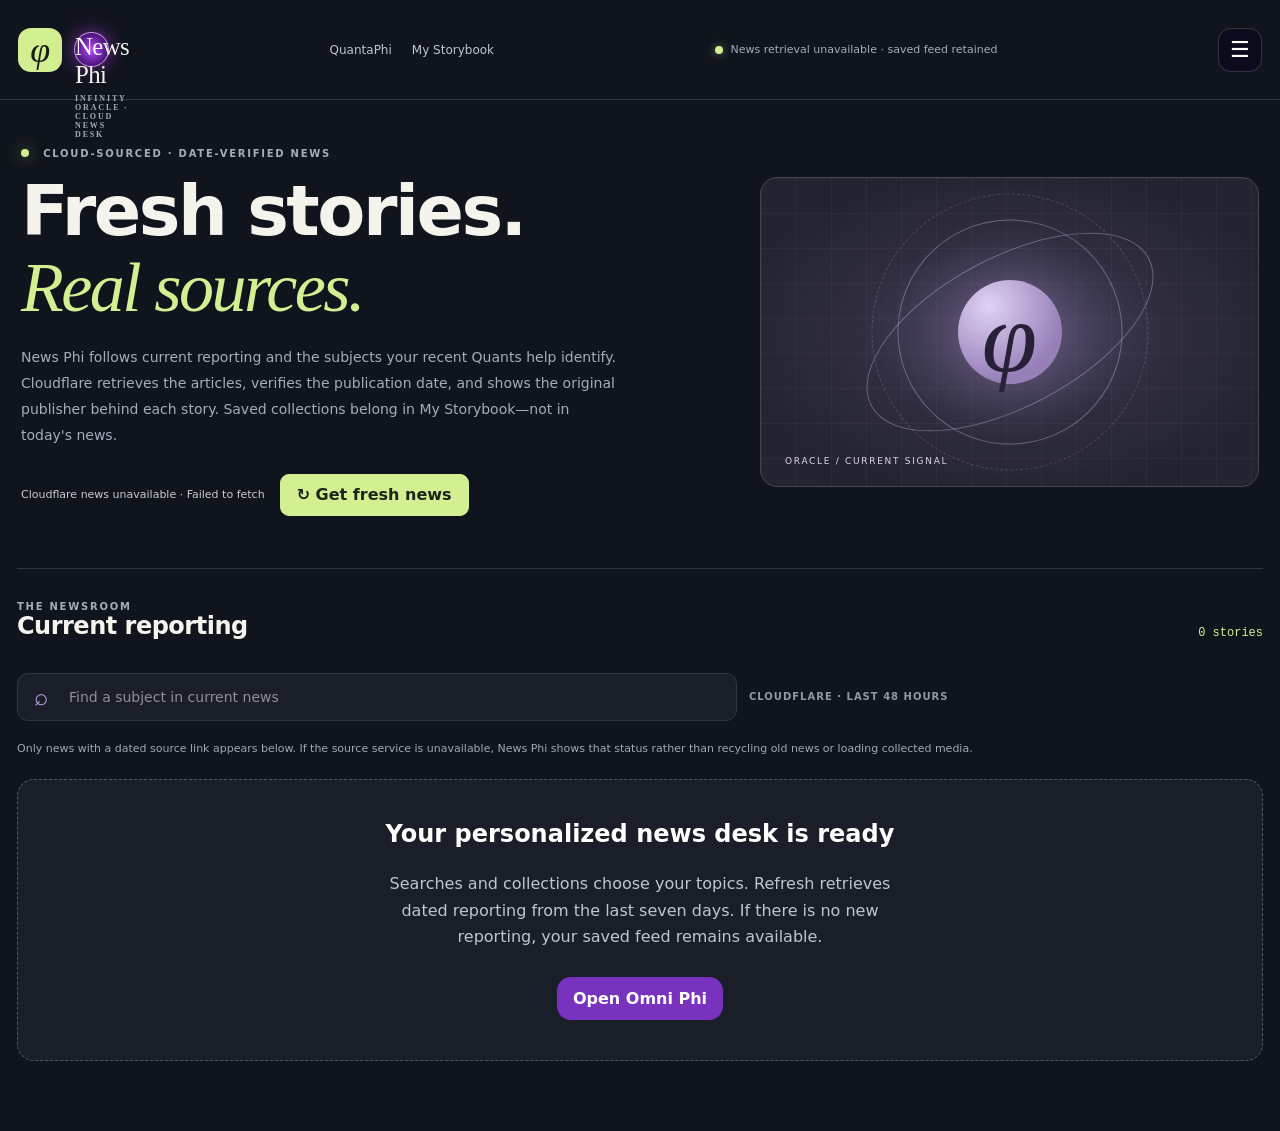
<file: index.html>
<!doctype html>
<html lang="en"><head><meta charset="utf-8"><meta name="viewport" content="width=device-width,initial-scale=1,viewport-fit=cover">
<title>News Phi · Infinity Oracle</title>
<meta name="description" content="Fresh source-backed reporting served from the News Phi Cloudflare news desk, researched from current headlines and your recent Quant interests.">
<meta name="theme-color" content="#10141d">
<link rel="canonical" href="https://quantaphi.org/news-phi/">
<meta property="og:type" content="website"><meta property="og:title" content="News Phi · Infinity Oracle">
<meta property="og:description" content="Fresh original-source headlines from the Cloudflare news desk. Never an old Quant archive.">
<meta property="og:url" content="https://quantaphi.org/news-phi/">
<meta name="twitter:card" content="summary">
<link rel="manifest" href="manifest.webmanifest">
<link rel="stylesheet" href="styles.css?v=20261008-oracle9">
<link rel="stylesheet" href="oracle-news.css?v=20261008-oracle9">
</head><body>
<header class="topbar oracle-header">
 <a class="brand" href="/news-phi/" aria-label="News Phi home"><span class="oracle-mark">φ</span><span class="oracle-brand">News Phi<small>INFINITY ORACLE · CLOUD NEWS DESK</small></span></a>
 <nav class="oracle-nav"><a href="/">QuantaPhi</a><a href="/storybook/">My Storybook</a></nav>
 <div class="sync-state"><i></i><span id="syncLabel">Contacting Cloudflare…</span></div>
</header>
<main class="shell">
 <section class="feed-head oracle-hero">
  <div class="oracle-intro">
   <p class="eyebrow"><span class="green-dot"></span> CLOUD-SOURCED · DATE-VERIFIED NEWS</p>
   <h1>Fresh stories.<br><em>Real sources.</em></h1>
   <p class="intro">News Phi follows current reporting and the subjects your recent Quants help identify. Cloudflare retrieves the articles, verifies the publication date, and shows the original publisher behind each story. Saved collections belong in My Storybook—not in today's news.</p>
   <div class="oracle-status"><span id="newsCloudStatus" role="status">Checking dated articles at Cloudflare…</span><button type="button" class="refresh" id="cloudRefresh">↻ Get fresh news</button></div>
  </div>
  <div class="oracle-art" aria-hidden="true"><span class="news-orbit orb-one"></span><span class="news-orbit orb-two"></span><span class="news-orbit orb-three"></span><span class="news-art-core">φ</span><small>ORACLE / CURRENT SIGNAL</small></div>
 </section>
 <section class="desk-panel" aria-label="Current headlines">
  <div class="feed-title"><div><p class="eyebrow">THE NEWSROOM</p><h2>Current reporting</h2></div><span id="cardCount" class="card-count">0 current stories</span></div>
  <div class="feed-tools"><label class="feed-search" for="feedSearch"><span aria-hidden="true">⌕</span><input id="feedSearch" placeholder="Find a subject in current news" autocomplete="off" type="search"></label><span class="cloud-verify">CLOUDFLARE · LAST 48 HOURS</span></div>
  <p class="source-policy">Only news with a dated source link appears below. If the source service is unavailable, News Phi shows that status rather than recycling old news or loading collected media.</p>
  <section class="feed" id="feed" aria-live="polite"><div class="loading-card">Checking live news publishers at Cloudflare…</div></section>
 </section>
</main>
<dialog class="story-dialog" id="storyDialog"><button class="dialog-close" id="closeStory" type="button" aria-label="Close story">×</button><article id="storyContent"></article></dialog>
<script src="tracking.js?v=20260913-click1"></script>
<script src="https://www-infinity4.github.io/Control-Phi/control-phi.js?v=20260914-wallet1" onerror="this.onerror=null;this.src='https://www-infinity4.github.io/News-Phi/control-phi.js?v=20260914-wallet1'"></script>
<script src="https://www-infinity4.github.io/TV-Database/js/auth.js?v=20260929-news1"></script>
<script>window.STARQUEST_LEDGER_CONFIG=window.STARQUEST_LEDGER_CONFIG||{endpoint:"https://starquest-ledger.marvaseater.workers.dev"};</script>
<script src="https://www-infinity4.github.io/TV-Database/js/starquest-cloud-ledger.js?v=20260929-news2"></script>
<script src="https://www-infinity4.github.io/QuantaPhi/cloud-wallet-client.js?v=20261003-device-recovery3"></script>
<script>try{localStorage.setItem('newsPhi:monitorCards:v1','[]')}catch(_){/* no old news during cloud startup */}</script>
<script src="news-phi-core.js?v=20261008-oracle9"></script>
<script src="news-phi-cloud.js?v=20261008-oracle9"></script>
</body></html>
</file>
<file: styles.css>
:root {
  color-scheme: dark;
  --bg:#06040d;
  --ink:#fffaf4;
  --muted:#b9afc4;
  --orange:#ff8c32;
  --gold:#ffc76d;
  --violet:#9a50ff;
  --panel:rgba(17,10,28,.9);
  font-family:Inter,ui-sans-serif,system-ui,-apple-system,BlinkMacSystemFont,"Segoe UI",sans-serif;
}
*{box-sizing:border-box}
html{min-height:100%;background:var(--bg);scroll-behavior:smooth}
body{min-height:100vh;margin:0;color:var(--ink);background:radial-gradient(circle at 82% 4%,rgba(129,39,213,.2),transparent 28rem),radial-gradient(circle at 7% 30%,rgba(255,106,34,.11),transparent 24rem),linear-gradient(180deg,#090514,#05030a 46%,#080410)}
body::before{content:"";position:fixed;inset:0;pointer-events:none;opacity:.28;background-image:radial-gradient(circle at 15% 20%,#fff 0 1px,transparent 1.4px),radial-gradient(circle at 70% 12%,#ad7cff 0 1px,transparent 1.3px),radial-gradient(circle at 82% 64%,#ff9b58 0 1px,transparent 1.3px);background-size:210px 250px,280px 310px,330px 360px;z-index:-1}
button,input{font:inherit}
.sr-only{position:absolute!important;width:1px!important;height:1px!important;padding:0!important;margin:-1px!important;overflow:hidden!important;clip:rect(0,0,0,0)!important;white-space:nowrap!important;border:0!important}
.topbar{position:sticky;top:0;z-index:20;min-height:72px;padding:max(10px,env(safe-area-inset-top)) max(14px,4vw) 10px;display:grid;grid-template-columns:auto 1fr auto;align-items:center;gap:14px;background:rgba(6,4,13,.82);border-bottom:1px solid rgba(255,255,255,.08);backdrop-filter:blur(18px) saturate(1.25)}
.brand{display:flex;align-items:center;gap:7px;color:white;text-decoration:none}.brand strong{font-size:1.05rem;letter-spacing:.3em}.brand span{display:grid;place-items:center;width:35px;height:35px;border:1px solid rgba(240,189,255,.75);border-radius:50%;background:radial-gradient(circle,#b34cff,#481378 70%);box-shadow:0 0 18px rgba(194,67,255,.55);font:1.55rem Georgia,serif}
.sync-state{justify-self:center;display:flex;align-items:center;gap:8px;color:#c6bdcf;font-size:.78rem}.sync-state i{width:8px;height:8px;border-radius:50%;background:#64e6a4;box-shadow:0 0 11px #48e699}
.refresh{min-height:40px;padding:0 13px;border:1px solid rgba(255,169,91,.35);border-radius:13px;color:white;background:rgba(113,45,5,.25);font-weight:760}
.shell{width:min(1040px,calc(100% - 22px));margin:0 auto;padding-bottom:70px}
.feed-head{padding:clamp(36px,8vw,88px) 4px 30px}.eyebrow{margin:0;color:var(--gold);font-size:.72rem;font-weight:850;letter-spacing:.23em;text-transform:uppercase}.feed-head h1{max-width:900px;margin:12px 0 17px;font-family:Georgia,"Times New Roman",serif;font-size:clamp(2.8rem,10vw,7rem);font-weight:400;line-height:.88;letter-spacing:-.045em}.feed-head h1 em{color:#c68aff;font-weight:400}.intro{max-width:680px;margin:0;color:#c8bfce;font-size:clamp(1rem,2.6vw,1.18rem);line-height:1.7}
.feed-tools{position:sticky;top:72px;z-index:10;margin:0 0 18px;padding:10px 0;display:flex;align-items:center;gap:12px;background:linear-gradient(180deg,rgba(6,4,13,.98),rgba(6,4,13,.82) 80%,transparent)}
.feed-search{min-height:54px;flex:1;padding:0 16px;display:grid;grid-template-columns:24px 1fr;align-items:center;gap:10px;border:1px solid rgba(197,127,255,.32);border-radius:18px;background:rgba(17,10,31,.9);box-shadow:inset 0 1px 0 rgba(255,255,255,.05)}.feed-search svg{width:23px;color:#d6bcff}.feed-search input{min-width:0;border:0;outline:0;color:white;background:transparent;font-size:1rem}.feed-search input::placeholder{color:#948b9f}.card-count{white-space:nowrap;color:#b9afc3;font-size:.82rem}
.feed{display:grid;gap:18px}.news-card{overflow:hidden;border:1px solid rgba(255,145,52,.5);border-radius:27px;background:linear-gradient(145deg,rgba(71,27,5,.84),rgba(18,11,31,.95) 58%);box-shadow:0 24px 65px rgba(0,0,0,.35),inset 0 1px 0 rgba(255,219,171,.08);transition:opacity .18s ease,border-color .18s ease}.news-card.is-enriching{opacity:.78;border-color:rgba(198,138,255,.58)}.news-card.is-enriching .card-body::after{content:"Building source-backed context…";display:block;margin-top:14px;color:#cdb7dc;font-size:.78rem;letter-spacing:.08em;text-transform:uppercase}
.card-grid{display:grid;grid-template-columns:minmax(240px,.78fr) minmax(0,1.22fr)}.card-image{width:100%;height:100%;min-height:320px;object-fit:cover;background:#100a19}.card-image.fallback{display:grid;place-items:center;background:radial-gradient(circle at 50% 45%,rgba(221,78,255,.45),transparent 23%),linear-gradient(145deg,#210b37,#07182e)}.card-image.fallback span{font:6rem Georgia,serif;text-shadow:0 0 35px #c14cff}
.card-body{padding:clamp(22px,4vw,38px)}.card-meta{display:flex;flex-wrap:wrap;gap:8px;align-items:center;color:#ffbb7b;font-size:.7rem;font-weight:800;letter-spacing:.1em;text-transform:uppercase}.card-meta span+span::before{content:"•";margin-right:8px;color:#866e7e}.card-body h2{margin:9px 0 12px;font-family:Georgia,"Times New Roman",serif;font-size:clamp(1.8rem,4.8vw,3.3rem);font-weight:400;line-height:1.02}.card-excerpt{margin:0;color:#eee4df;font-size:clamp(1rem,2.4vw,1.14rem);line-height:1.72}.card-actions{display:flex;flex-wrap:wrap;gap:9px;margin-top:22px}.card-actions button,.card-actions a{min-height:44px;padding:11px 15px;border:1px solid rgba(255,169,88,.45);border-radius:14px;color:white;background:rgba(116,51,8,.28);text-decoration:none;font-weight:800}.card-actions .full{background:linear-gradient(135deg,#ce6217,#92320b)}
.empty-feed,.loading-card{min-height:340px;padding:40px 24px;display:grid;place-items:center;align-content:center;text-align:center;border:1px solid rgba(181,129,255,.24);border-radius:26px;background:rgba(18,11,34,.72);color:#bfb5c8}.empty-feed h2{margin:0 0 7px;color:white}.empty-feed p{max-width:540px;line-height:1.65}.empty-feed a{margin-top:10px;padding:12px 16px;border-radius:14px;color:white;background:#7932be;text-decoration:none;font-weight:800}
.story-dialog{width:min(850px,calc(100% - 18px));max-height:calc(100svh - 18px);padding:0;overflow:auto;border:1px solid rgba(234,169,255,.5);border-radius:28px;color:white;background:#090512;box-shadow:0 30px 100px rgba(0,0,0,.72)}.story-dialog::backdrop{background:rgba(0,0,0,.76);backdrop-filter:blur(7px)}.dialog-close{position:sticky;top:12px;float:right;z-index:3;width:46px;height:46px;margin:12px 12px -58px 0;border:1px solid rgba(255,255,255,.3);border-radius:50%;color:white;background:rgba(7,4,16,.8);font-size:1.7rem}.story-hero{width:100%;height:clamp(250px,52vw,470px);object-fit:cover;background:#120920}.story-full{padding:clamp(24px,6vw,55px)}.story-full h2{margin:9px 0 18px;font-family:Georgia,"Times New Roman",serif;font-size:clamp(2.2rem,7vw,4.8rem);font-weight:400;line-height:.96}.story-full p{color:#eee7f0;font-size:clamp(1.06rem,2.6vw,1.22rem);line-height:1.82}.story-full .lead{margin-top:0;padding-bottom:20px;border-bottom:1px solid rgba(255,255,255,.12);color:white;font-size:clamp(1.2rem,3.3vw,1.5rem);font-family:Georgia,"Times New Roman",serif;line-height:1.6}.story-sources{margin:34px 0 8px;padding:20px;border:1px solid rgba(198,138,255,.22);border-radius:18px;background:rgba(43,20,65,.34)}.story-sources h3{margin:0 0 12px;color:#e6d2ff;font-size:.78rem;letter-spacing:.13em;text-transform:uppercase}.story-sources ul{list-style:none;margin:0;padding:0;display:grid;gap:10px}.story-sources li{display:grid;grid-template-columns:1fr auto;gap:12px;align-items:center;padding-top:10px;border-top:1px solid rgba(255,255,255,.08)}.story-sources li:first-child{padding-top:0;border-top:0}.story-sources a{color:#fff2dc;text-decoration:none;font-weight:750}.story-sources span{color:#a99ab7;font-size:.75rem;text-transform:uppercase}
@media(max-width:720px){.topbar{grid-template-columns:auto 1fr auto}.sync-state span{display:none}.shell{width:calc(100% - 14px)}.feed-head{padding-top:42px}.feed-head h1{font-size:clamp(3rem,15vw,5rem)}.feed-tools{align-items:stretch;flex-direction:column}.feed-search{width:100%;grid-template-columns:1fr}.card-count{align-self:flex-end;font-size:.74rem}.card-grid{grid-template-columns:1fr}.card-image{height:230px;min-height:230px}.card-body{padding:22px 17px 25px}.card-body h2{font-size:clamp(2rem,10vw,3rem)}.card-excerpt{font-size:1.03rem}.story-dialog{border-radius:22px}.refresh{padding:0 10px}.story-sources li{grid-template-columns:1fr}.story-sources span{justify-self:start}}
@media(prefers-reduced-motion:reduce){*{scroll-behavior:auto!important}}

.card-actions .share-card{border-color:rgba(255,211,104,.75);background:linear-gradient(135deg,rgba(155,73,11,.72),rgba(91,39,8,.72));cursor:pointer}
.card-actions .share-card:focus-visible{outline:2px solid var(--gold);outline-offset:2px}
.feed-controls{display:flex;flex-wrap:wrap;gap:12px;align-items:center;margin:0 0 16px}
.feed-controls button,.feed-controls select,.card-actions .hide-story{font:inherit;padding:8px 12px;border-radius:10px;border:1px solid rgba(198,138,255,.5);background:rgba(40,20,60,.7);color:inherit;cursor:pointer}
</file>
<file: oracle-news.css>
/* Infinity Oracle design system — the My Storybook aesthetic for News Phi. */
:root{color-scheme:dark;--bg:#10141d;--ink:#f4f4ed;--muted:#a4adbd;--orange:#d2ef91;--gold:#d2ef91;--violet:#baa8ef;--panel:#191e29}
html{background:#10141d;scroll-behavior:auto}
body{background:#10141d;color:#f4f4ed}
body::before{display:none}
.oracle-header{position:relative;display:flex;flex-wrap:wrap;justify-content:space-between;align-items:center;min-height:100px;padding:15px max(18px,calc((100% - 1270px)/2));background:#10141d;border-bottom:1px solid #303644;backdrop-filter:none;gap:12px}
.oracle-header .brand{font-size:22px;font-weight:800;letter-spacing:-.6px;gap:12px}
.oracle-header .brand .oracle-mark{width:44px;height:44px;border:0;border-radius:13px;background:#d2ef91;box-shadow:none;color:#152015;font:italic 36px Georgia,serif;display:grid;place-items:center}
.oracle-brand{line-height:1.2;color:#f4f4ed}
.oracle-brand small{display:block;font-size:8px;letter-spacing:1.85px;color:#a4adbd;margin-top:5px;font-weight:700}
.oracle-nav{display:flex;align-items:center;gap:20px;font-size:12px;color:#bfc4d0;flex-wrap:wrap}.oracle-nav a{color:inherit;text-decoration:none}.oracle-nav a:hover{color:#d2ef91}
.oracle-header .sync-state{justify-self:auto;font-size:11px;color:#a4adbd;max-width:300px}
.oracle-header .sync-state i{background:#d2ef91;box-shadow:0 0 10px #d2ef9177}
.shell{width:min(1260px,calc(100% - 34px));padding-bottom:70px}
.oracle-hero{padding:48px 4px 52px;display:grid;grid-template-columns:minmax(0,1.15fr) minmax(220px,.85fr);align-items:center;gap:clamp(20px,5vw,65px)}
.eyebrow{font-size:10px;letter-spacing:1.75px;color:#a4adbd;font-weight:750}
.green-dot{display:inline-block;width:8px;height:8px;background:#d2ef91;border-radius:50%;margin-right:9px;box-shadow:0 0 15px #d2ef9188}
.oracle-hero h1{font-family:Inter,ui-sans-serif,system-ui,sans-serif;font-size:clamp(40px,5.5vw,70px);font-weight:550;letter-spacing:-2.5px;line-height:1.08;margin:15px 0 20px}
.oracle-hero h1 em{font-family:Georgia,serif;font-weight:400;color:#d2ef91}
.oracle-hero .intro{max-width:600px;color:#a4adbd;font-size:14px;line-height:1.85}
.oracle-status{display:flex;align-items:center;gap:15px;flex-wrap:wrap;margin-top:25px}
#newsCloudStatus{font-size:11px;color:#c8ccd3}
.refresh{min-height:42px;border-radius:9px;padding:10px 16px;background:#d2ef91;color:#1c2519;border:1px solid #d2ef91;cursor:pointer;font-weight:750}
.refresh:focus-visible{outline:2px solid #baa8ef;outline-offset:3px}
.oracle-art{height:310px;position:relative;overflow:hidden;border-radius:17px;border:1px solid #494451;background:radial-gradient(ellipse at center,#574d70 0,#302e40 43%,#222431 78%)}
.oracle-art::before{content:"";position:absolute;inset:0;background-image:linear-gradient(#9a93af11 1px,transparent 1px),linear-gradient(90deg,#9a93af11 1px,transparent 1px);background-size:35px 35px}
.news-orbit{position:absolute;top:50%;left:50%;border-radius:50%;border:1px solid #c9b9e266;transform:translate(-50%,-50%) rotate(-28deg)}
.orb-one{width:225px;height:225px}.orb-two{width:315px;height:150px}.orb-three{width:277px;height:277px;border-style:dashed;opacity:.6}
.news-art-core{position:absolute;width:104px;height:104px;left:50%;top:50%;transform:translate(-50%,-50%);display:grid;place-items:center;border-radius:50%;background:radial-gradient(circle at 30% 25%,#e0d2f4,#9780b8 70%);color:#272038;font:italic 100px Georgia,serif;box-shadow:0 0 70px #b6a0cf55}
.oracle-art small{position:absolute;bottom:20px;left:24px;letter-spacing:1.7px;color:#dfd7eb;font-size:9px}
.desk-panel{border-top:1px solid #303644;padding-top:32px}
.feed-title{display:flex;align-items:flex-end;justify-content:space-between;gap:15px;flex-wrap:wrap;margin-bottom:23px}
.feed-title h2{font-size:24px;font-weight:550;letter-spacing:-.5px;margin:0}
.feed-title .card-count{color:#d2ef91;font:12px ui-monospace,monospace}
.feed-tools{position:static;background:none;flex-wrap:wrap;margin:0 0 9px}
.feed-search{flex:1;max-width:720px;min-height:48px;background:#191e29;border:1px solid #303644;border-radius:11px;box-shadow:none;grid-template-columns:22px 1fr;gap:11px}
.feed-search input{color:#f4f4ed;font-size:14px}
.feed-search span{color:#baa8ef;font-size:24px}
.cloud-verify{color:#9099a8;font-size:10px;letter-spacing:1px;font-weight:700}
.source-policy{font-size:11px;line-height:1.6;color:#9fa9b7;margin:0 0 22px}
.feed{display:grid;grid-template-columns:repeat(auto-fit,minmax(min(100%,360px),1fr));gap:16px}
.news-card{background:linear-gradient(145deg,#202632,#171d29);border:1px solid #353e4b;border-radius:17px;box-shadow:none}
.news-card:hover{border-color:#7f7399}
.card-grid{display:flex;flex-direction:column;height:100%}
.card-image.fallback{min-height:115px;height:115px;background:radial-gradient(ellipse at center,#45425c,#222431 70%);border-bottom:1px solid #393f4e}
.card-image.fallback span{color:#d1bff1;text-shadow:none;font:italic 72px Georgia,serif}
.card-image:not(.fallback){height:115px;min-height:115px;object-fit:cover}
.card-body{padding:20px;display:flex;flex-direction:column;flex:1}
.card-meta{color:#baa8ef;letter-spacing:.06em;font-size:10px}
.card-meta span+span::before{color:#6c7180}
.card-body h2{font:600 19px/1.35 Inter,ui-sans-serif,system-ui,sans-serif;letter-spacing:-.3px;margin:9px 0}
.card-excerpt{color:#bfc6d1;font-size:13px;line-height:1.7;flex:1}
.card-actions{margin-top:22px;gap:7px}
.card-actions button,.card-actions a{border-radius:10px;background:#2b3240;border:1px solid #535a67;color:#f4f4ed;font-size:11px;padding:10px 12px;min-height:39px}
.card-actions .full{background:#d2ef91;color:#172018;border-color:#d2ef91}
.card-actions .share-card{background:#2b3240;color:#f4f4ed;border:1px solid #535a67}
.card-actions .hide-story{border-radius:50%;background:#151a23;color:#bfc6d1;padding:6px;min-height:31px;min-width:31px}
.empty-feed,.loading-card{grid-column:1/-1;background:#191e29;border:1px dashed #515767;border-radius:17px;color:#bfc6d1;min-height:180px}
.story-dialog{background:#191e29;border:1px solid #7d748c;border-radius:20px}
.story-dialog .story-full h2{font-family:Inter,system-ui,sans-serif;font-weight:550}
.story-dialog .dialog-close{background:#d2ef91;color:#172018;border-radius:10px}
.story-full{padding:clamp(22px,5vw,42px)}.story-sources{background:#202632;border:1px solid #353e4b}
.story-sources a{color:#d2ef91}
@media(max-width:760px){.oracle-header{padding:12px 16px}.oracle-header .sync-state{display:none}.oracle-hero{grid-template-columns:1fr;padding:28px 2px}.oracle-hero h1{font-size:clamp(38px,9vw,55px)}.oracle-art{height:200px}.orb-one{width:155px;height:155px}.orb-two{width:230px;height:100px}.orb-three{width:180px;height:180px}.news-art-core{height:74px;width:74px;font-size:71px}.feed{grid-template-columns:1fr}.feed-search{width:100%}.card-image.fallback{height:100px;min-height:100px}.card-body{padding:19px}.card-body h2{font-size:20px}.source-policy{margin-top:9px}.oracle-nav{gap:12px;font-size:11px}}
@media(prefers-reduced-motion:reduce){*{transition:none!important;animation:none!important}}

.oracle-source-note{font-size:10px;color:#a4adbd;line-height:1.5;max-width:340px;align-self:center}.oracle-research{margin-top:24px;padding:22px;border:1px solid #4d596b;background:#202632;border-radius:15px}.oracle-research h3{color:#d2ef91;font-size:12px;letter-spacing:1.3px;text-transform:uppercase}.oracle-research p{font-size:15px;color:#dee2e9;line-height:1.8}.oracle-research a{color:#d2ef91;font-size:13px}
</file>
